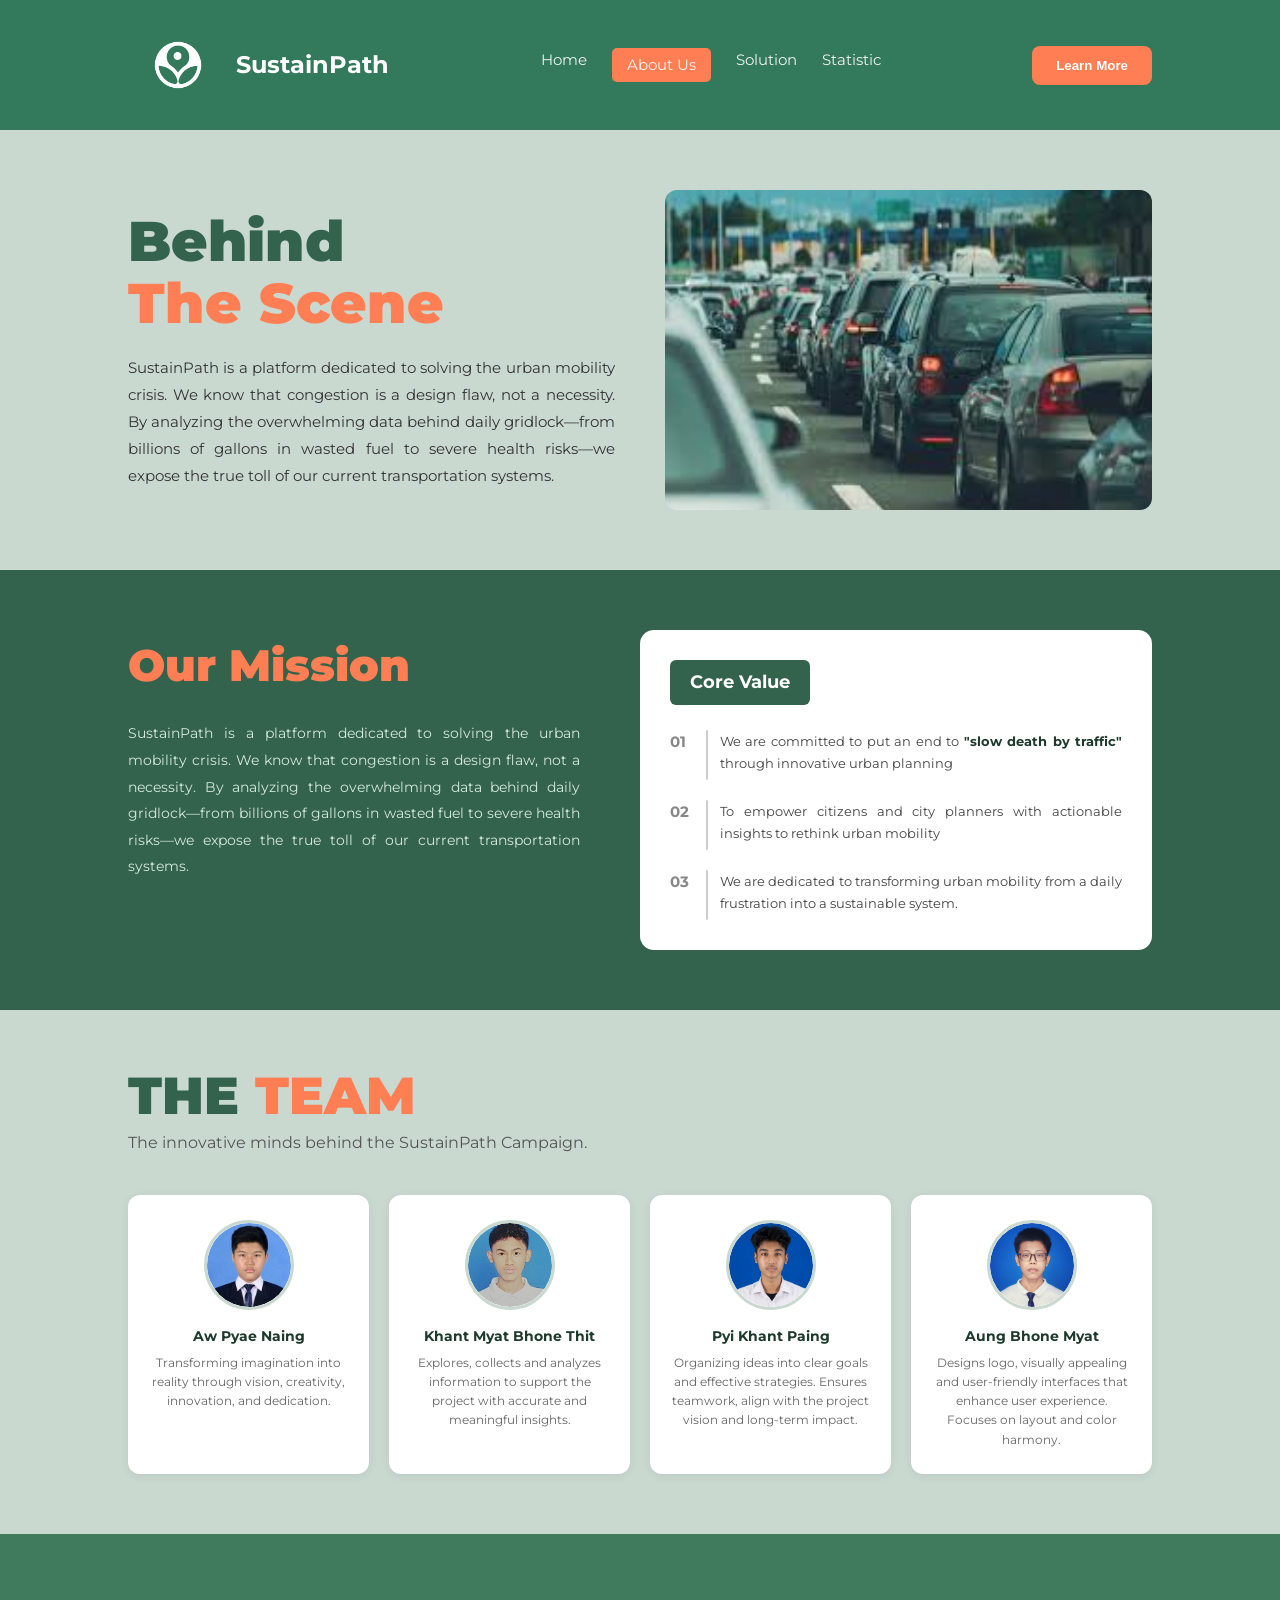
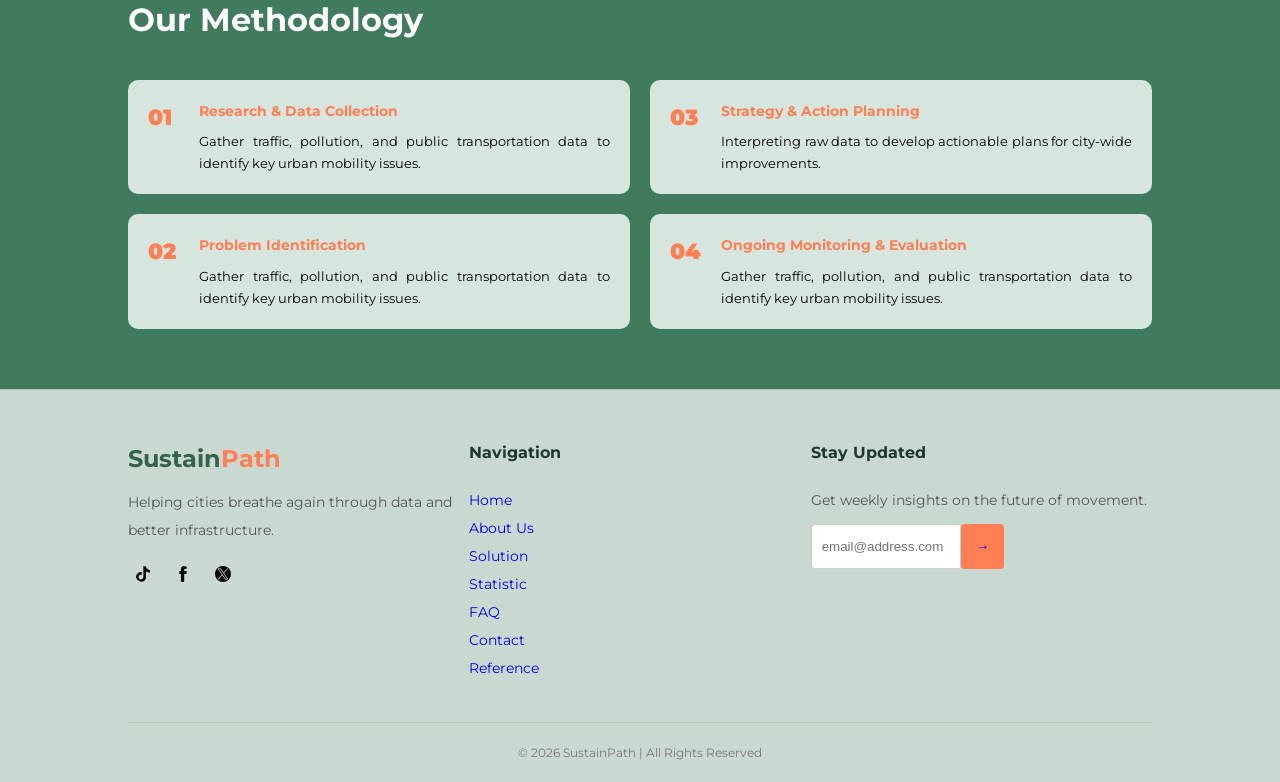
<file: About Us.html>
<!DOCTYPE html>
<html lang="en">
<head>
    <title>SustainPath | About Us</title>
    <link rel="icon" href="Images/SustainPath Logo Green-01.png" type="image/ico">
    <link rel="stylesheet" href="About Us.css">
    <link rel="stylesheet" href="Fonts.css"> <!--Font-->
</head>
<body>
    <div class="navbar">
        <div class="logo">
            <div class="logo-icon"><img src="Images/SustainPath Logo White-01 1.png"></div> SustainPath
        </div>
        <div class="nav-links">
            <a href="index.html" >Home</a>
            <a href="About Us.html" class="active">About Us</a>
            <a href="solution.html">Solution</a>
            <a href="statistic.html">Statistic</a>
        </div>
        <button class="btn-orange"><a href="statistic.html">Learn More</a></button>
    </div>
    <div class="section-container about-hero" id="about">
        <div class="about-hero-text">
            <h1>Behind<br><span>The Scene</span></h1>
            <p>SustainPath is a platform dedicated to solving the urban mobility crisis. We know that congestion is a design flaw, not a necessity. By analyzing the overwhelming data behind daily gridlock—from billions of gallons in wasted fuel to severe health risks—we expose the true toll of our current transportation systems.</p>
        </div>
        <div class="about-hero-img">
            <img src="Images/images.jpg">
        </div>
    </div>
    <div class="section-container mission-section">
        <div class="mission-content">
            <h2 class="mission-title">Our Mission</h2>
            <p>SustainPath is a platform dedicated to solving the urban mobility crisis. We know that congestion is a design flaw, not a necessity. By analyzing the overwhelming data behind daily gridlock—from billions of gallons in wasted fuel to severe health risks—we expose the true toll of our current transportation systems.</p>
        </div>
        <div class="core-value-box">
            <div class="core-value-header">Core Value</div>
            <div class="core-value-list">
                <div class="core-value-item">
                    <div class="core-value-num">01</div>
                    <div class="core-value-bar"></div>
                    <div class="core-value-text">We are committed to put an end to <strong>"slow death by traffic"</strong> through innovative urban planning</div>
                </div>
                <div class="core-value-item">
                    <div class="core-value-num">02</div>
                    <div class="core-value-bar"></div>
                    <div class="core-value-text">To empower citizens and city planners with actionable insights to rethink urban mobility</div>
                </div>
                <div class="core-value-item">
                    <div class="core-value-num">03</div>
                    <div class="core-value-bar"></div>
                    <div class="core-value-text">We are dedicated to transforming urban mobility from a daily frustration into a sustainable system.</div>
                </div>
            </div>
        </div>
    </div>
    <div class="section-container team-section">
        <div class="team-header">
            <h2>THE <span>TEAM</span></h2>
            <p class="team-subtitle">The innovative minds behind the SustainPath Campaign.</p>
        </div>
        <div class="team-cards">
            <div class="team-card">
                <div class="team-photo-wrap">
                    <img src="Images/Aw Pyae Naing.png" alt="Aw Pyae Naing">
                </div>
                <div class="team-name">Aw Pyae Naing</div>
                <div class="team-desc">Transforming imagination into reality through vision, creativity, innovation, and dedication.</div>
            </div>
            <div class="team-card">
                <div class="team-photo-wrap">
                    <img src="Images/Khant Myat Bhone Thit.png" alt="Khant Myat Bhone Thit">
                </div>
                <div class="team-name">Khant Myat Bhone Thit</div>
                <div class="team-desc">Explores, collects and analyzes information to support the project with accurate and meaningful insights.</div>
            </div>
            <div class="team-card">
                <div class="team-photo-wrap">
                    <img src="Images/Pyi Khant Paing.jpg" alt="Pyi Khant Paing">
                </div>
                <div class="team-name">Pyi Khant Paing</div>
                <div class="team-desc">Organizing ideas into clear goals and effective strategies. Ensures teamwork, align with the project vision and long-term impact.</div>
            </div>
            <div class="team-card">
                <div class="team-photo-wrap">
                    <img src="Images/Aung Bhone Myat @ Austin.png" alt="Aung Bhone Myat">
                </div>
                <div class="team-name">Aung Bhone Myat</div>
                <div class="team-desc">Designs logo, visually appealing and user-friendly interfaces that enhance user experience. Focuses on layout and color harmony.</div>
            </div>
        </div>
    </div>
    <div class="section-container methodology-section">
        <h2 class="methodology-title">Our Methodology</h2>
        <div class="methodology-grid">
            <div class="method-item">
                <div class="method-num">01</div>
                <div class="method-body">
                    <div class="method-name">Research &amp; Data Collection</div>
                    <div class="method-desc">Gather traffic, pollution, and public transportation data to identify key urban mobility issues.</div>
                </div>
            </div>
            <div class="method-item">
                <div class="method-num">03</div>
                <div class="method-body">
                    <div class="method-name">Strategy & Action Planning</div>
                    <div class="method-desc">Interpreting raw data to develop actionable plans for city-wide improvements.</div>
                </div>
            </div>
            <div class="method-item">
                <div class="method-num">02</div>
                <div class="method-body">
                    <div class="method-name">Problem Identification</div>
                    <div class="method-desc">Gather traffic, pollution, and public transportation data to identify key urban mobility issues.</div>
                </div>
            </div>
            <div class="method-item">
                <div class="method-num">04</div>
                <div class="method-body">
                    <div class="method-name">Ongoing Monitoring &amp; Evaluation</div>
                    <div class="method-desc">Gather traffic, pollution, and public transportation data to identify key urban mobility issues.</div>
                </div>
            </div>
        </div>
    </div>
    <div class="footer-area">
        <div class="footer-grid">
            <div class="footer-column footer-brand">
                <h3>Sustain<span>Path</span></h3>
                <p>Helping cities breathe again through data and better infrastructure.</p>
                <div class="social-row">
                    <div class="social-square"><img src="Images/Tiktok.png" alt="titok"></div>
                    <div class="social-square"><img src="Images/Facebook.png" alt="facebook"></div>
                    <div class="social-square"><img src="Images/Twitter.png" alt="x"></div>
                </div>
            </div>
            <div class="footer-column" id="nav_2">
                <h4>Navigation</h4>
                <div><a href="index.html">Home</a></div>
                <div><a href="About Us.html">About Us</a></div>
                <div><a href="solution.html">Solution</a></div>
                <div><a href="statistic.html">Statistic</a></div>
                <div><a href="FAQ.html">FAQ</a></div>
                <div><a href="Contact.html">Contact</a></div>
                <div><a href="Reference/Reference Used in The Website.pdf">Reference</a></div>
            </div>
            <div class="footer-column">
                <h4>Stay <span>Updated</span></h4>
                <p>Get weekly insights on the future of movement.</p>
                <div class="input-group">
                    <input type="email" placeholder="email@address.com">
                    <button><a href="Contact.html">→</a></button>
                </div>
            </div>
        </div>
        <div class="footer-bottom">
            &copy; 2026 SustainPath | All Rights Reserved
        </div>
    </div>
</body>
</html>
</file>
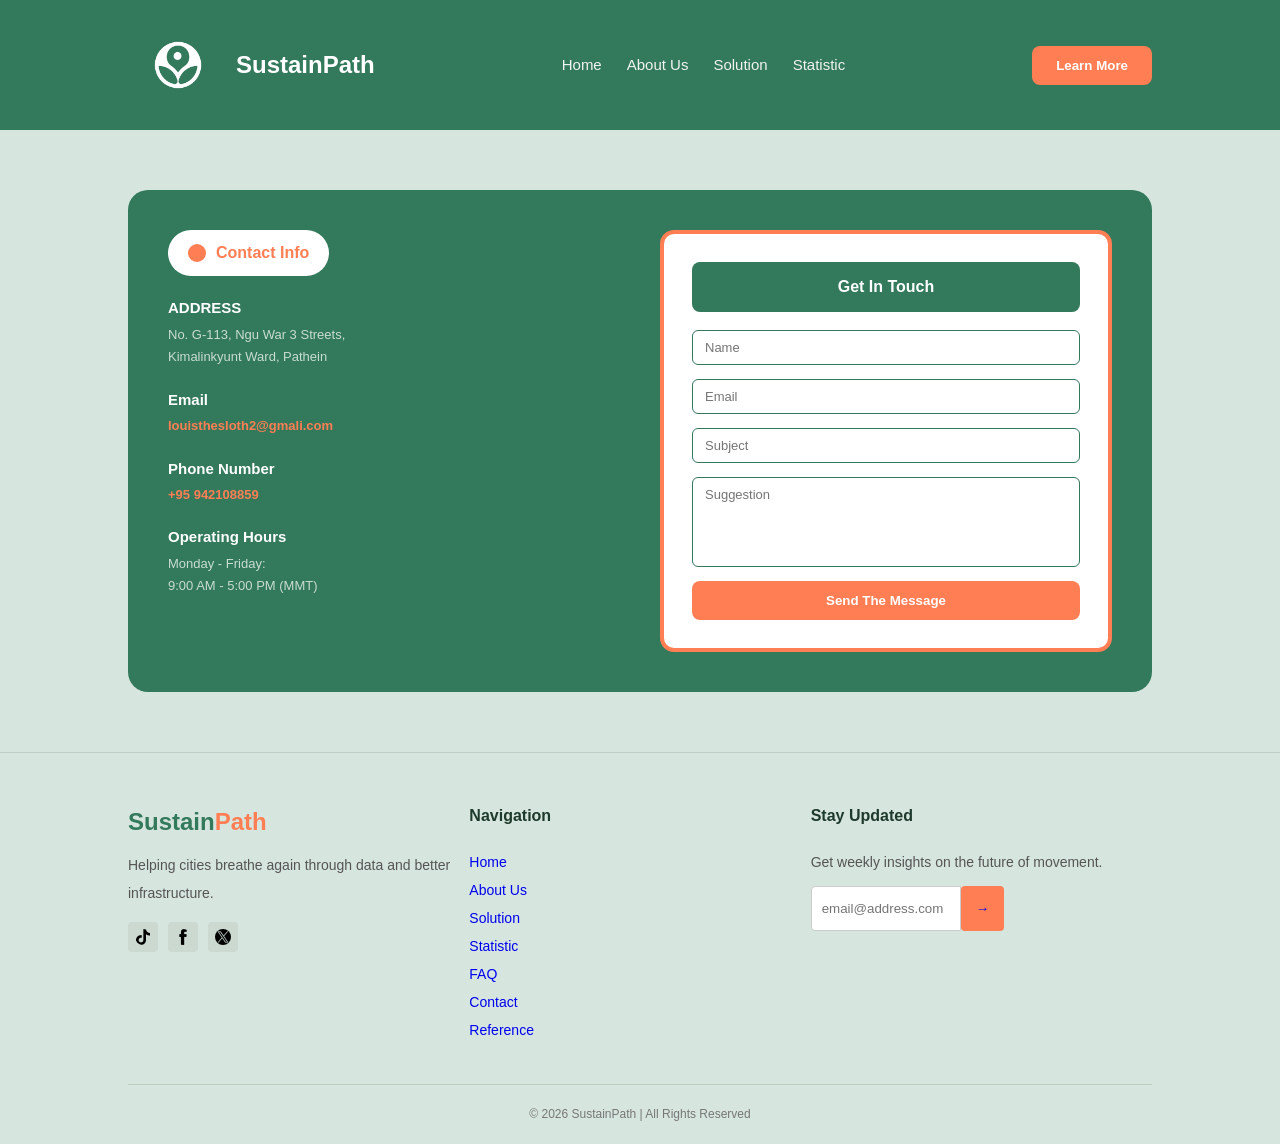
<file: Contact.html>
<!DOCTYPE html>
<html lang="en">
<head>
    <meta charset="UTF-8">
    <meta name="viewport" content="width=device-width, initial-scale=1.0">
    <link rel="stylesheet" href="Contact.css">
    <link rel="stylesheet" href="Fonts.css"> <!--Font-->
    <title>SustainPath | Contact</title>
</head>
<body>
    <div class="navbar">
        <div class="logo">
            <div class="logo-icon"><img src="Images/SustainPath Logo White-01 1.png"></div> SustainPath
        </div>
        <div class="nav-links">
            <a href="index.html">Home</a>
            <a href="About Us.html">About Us</a>
            <a href="solution.html">Solution</a>
            <a href="statistic.html">Statistic</a>
        </div>
        <button class="btn-orange"><a href="statistic.html">Learn More</a></button>
    </div>
    <div class="section-container contact-section">
        <div class="contact-card">
            <div class="contact-info-side">
                <div class="contact-info-label">
                    <span class="contact-dot"></span> Contact Info
                </div>
                <div class="contact-detail">
                    <div class="contact-detail-title">ADDRESS</div>
                    <div class="contact-detail-text">No. G-113, Ngu War 3 Streets,<br>Kimalinkyunt Ward, Pathein</div>
                </div>
                <div class="contact-detail">
                    <div class="contact-detail-title">Email</div>
                    <div class="contact-detail-highlight">louisthesloth2@gmali.com</div>
                </div>
                <div class="contact-detail">
                    <div class="contact-detail-title">Phone Number</div>
                    <div class="contact-detail-highlight">+95 942108859</div>
                </div>
                <div class="contact-detail">
                    <div class="contact-detail-title">Operating Hours</div>
                    <div class="contact-detail-text">Monday - Friday:<br>9:00 AM - 5:00 PM (MMT)</div>
                </div>
            </div>
            <div class="contact-form-side">
                <div class="contact-form-card">
                    <div class="contact-form-header">Get In Touch</div>
                    <div class="contact-field">
                        <input type="text" required placeholder="Name">
                    </div>
                    <div class="contact-field">
                        <input type="email" required placeholder="Email">
                    </div>
                    <div class="contact-field">
                        <input type="text" required placeholder="Subject">
                    </div>
                    <div class="contact-field">
                        <textarea required placeholder="Suggestion"></textarea>
                    </div>
                    <button>Send The Message</button>
                </div>
            </div>
        </div>
    </div>
    <div class="footer-area">
        <div class="footer-grid">
            <div class="footer-column footer-brand">
                <h3>Sustain<span>Path</span></h3>
                <p>Helping cities breathe again through data and better infrastructure.</p>
                <div class="social-row">
                    <div class="social-square"><img src="Images/Tiktok.png" alt="titok"></div>
                    <div class="social-square"><img src="Images/Facebook.png" alt="facebook"></div>
                    <div class="social-square"><img src="Images/Twitter.png" alt="x"></div>
                </div>
            </div>
            <div class="footer-column">
                <h4>Navigation</h4>
                <div><a href="index.html">Home</a></div>
                <div><a href="About Us.html">About Us</a></div>
                <div><a href="solution.html">Solution</a></div>
                <div><a href="Statistic.html">Statistic</a></div>
                <div><a href="FAQ.html">FAQ</a></div>
                <div><a href="Contact.html">Contact</a></div>
                <div><a href="Reference/Reference Used in The Website.pdf" target="_blank">Reference</a></div>
            </div>
            <div class="footer-column">
                <h4>Stay <span>Updated</span></h4>
                <p>Get weekly insights on the future of movement.</p>
                <div class="input-group">
                    <input type="email" placeholder="email@address.com">
                    <button><a href="Contact.html">→</a></button>
                </div>
            </div>
        </div>
        <div class="footer-bottom">
            &copy; 2026 SustainPath | All Rights Reserved
        </div>
    </div>

</body>
</html>
</file>
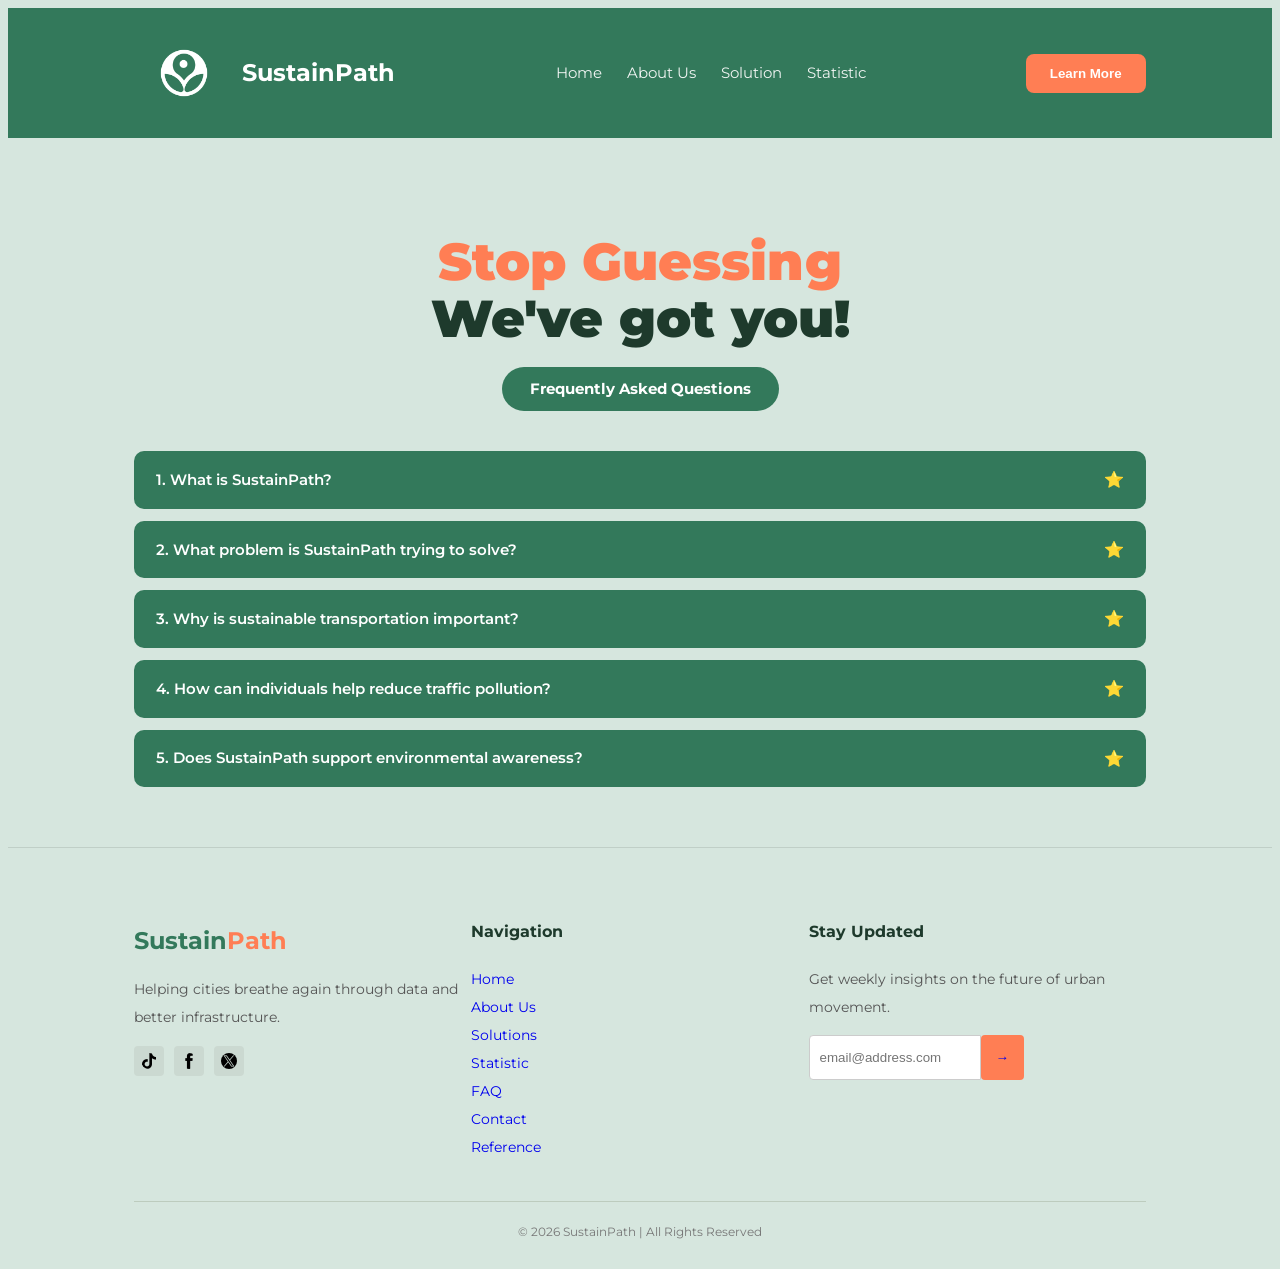
<file: FAQ.html>
<!DOCTYPE html>
<html lang="en">
<head>
    <meta charset="UTF-8">
    <meta name="viewport" content="width=device-width, initial-scale=1.0">
    <link rel="stylesheet" href="FAQ.css">
    <link rel="stylesheet" href="Fonts.css"> <!--Font-->
    <title>SustainPath | FAQ</title>
</head>
<body>
    <div class="navbar">
        <div class="logo">
            <div class="logo-icon"><img src="Images/SustainPath Logo White-01 1.png"></div> SustainPath
        </div>
        <div class="nav-links">
            <a href="index.html">Home</a>
            <a href="About Us.html">About Us</a>
            <a href="solution.html">Solution</a>
            <a href="statistic.html">Statistic</a>
        </div>
        <button class="btn-orange"><a href="statistic.html">Learn More</a></button>
    </div>

    <!-- FAQ SECTION -->
    <div class="section-container faq-section">
        <div class="faq-hero-text">
            <h1 class="faq-title"><span>Stop Guessing</span><br>We've got you!</h1>
            <div class="faq-badge">Frequently Asked Questions</div>
        </div>

        <div class="faq-list">
            <details class="faq-item">
                <summary class="faq-summary">
                    1. What is SustainPath?
                    <span class="faq-arrow">⭐</span>
                </summary>
                <p class="faq-answer">SustainPath is a project focused on creating smarter and more sustainable city solutions, especially for traffic, parking, and environmental challenges.</p>
            </details>

            <details class="faq-item">
                <summary class="faq-summary">
                    2. What problem is SustainPath trying to solve?
                    <span class="faq-arrow">⭐</span>
                </summary>
                <p class="faq-answer">We aim to reduce traffic congestion, pollution, wasted fuel, and inefficient parking systems in urban areas.</p>
            </details>

            <details class="faq-item">
                <summary class="faq-summary">
                    3. Why is sustainable transportation important?
                    <span class="faq-arrow">⭐</span>
                </summary>
                <p class="faq-answer">Sustainable transportation helps lower air pollution, save energy, reduce traffic, and improve people's quality of life.</p>
            </details>

            <details class="faq-item">
                <summary class="faq-summary">
                    4. How can individuals help reduce traffic pollution?
                    <span class="faq-arrow">⭐</span>
                </summary>
                <p class="faq-answer">People can use public transportation, carpool, walk, cycle, or support eco-friendly transportation systems.</p>
            </details>

            <details class="faq-item">
                <summary class="faq-summary">
                    5. Does SustainPath support environmental awareness?
                    <span class="faq-arrow">⭐</span>
                </summary>
                <p class="faq-answer">Yes, one of our goals is to spread awareness about sustainability and environmental responsibility.</p>
            </details>
        </div>
    </div>

    <!-- FOOTER -->
    <div class="footer-area">
        <div class="footer-grid">
            <div class="footer-column footer-brand">
                <h3>Sustain<span>Path</span></h3>
                <p>Helping cities breathe again through data and better infrastructure.</p>
                <div class="social-row">
                    <div class="social-square"><img src="Images/Tiktok.png" alt="titok"></div>
                    <div class="social-square"><img src="Images/Facebook.png" alt="facebook"></div>
                    <div class="social-square"><img src="Images/Twitter.png" alt="x"></div>
                </div>
            </div>
            <div class="footer-column">
                <h4>Navigation</h4>
                <div><a href="index.html">Home</a></div>
                <div><a href="About Us.html">About Us</a></div>
                <div><a href="solution.html">Solutions</a></div>
                <div><a href="statistic.html">Statistic</a></div>
                <div><a href="FAQ.html">FAQ</a></div>
                <div><a href="Contact.html">Contact</a></div>
                <div><a href="Reference/Reference Used in The Website.pdf" target="_blank">Reference</a></div>
            </div>
            <div class="footer-column">
                <h4>Stay <span>Updated</span></h4>
                <p>Get weekly insights on the future of urban movement.</p>
                <div class="input-group">
                    <input type="email" placeholder="email@address.com">
                    <button><a href="Contact.html">→</a></button>
                </div>
            </div>
        </div>
        <div class="footer-bottom">
            &copy; 2026 SustainPath | All Rights Reserved
        </div>
    </div>

</body>
</html>
</file>
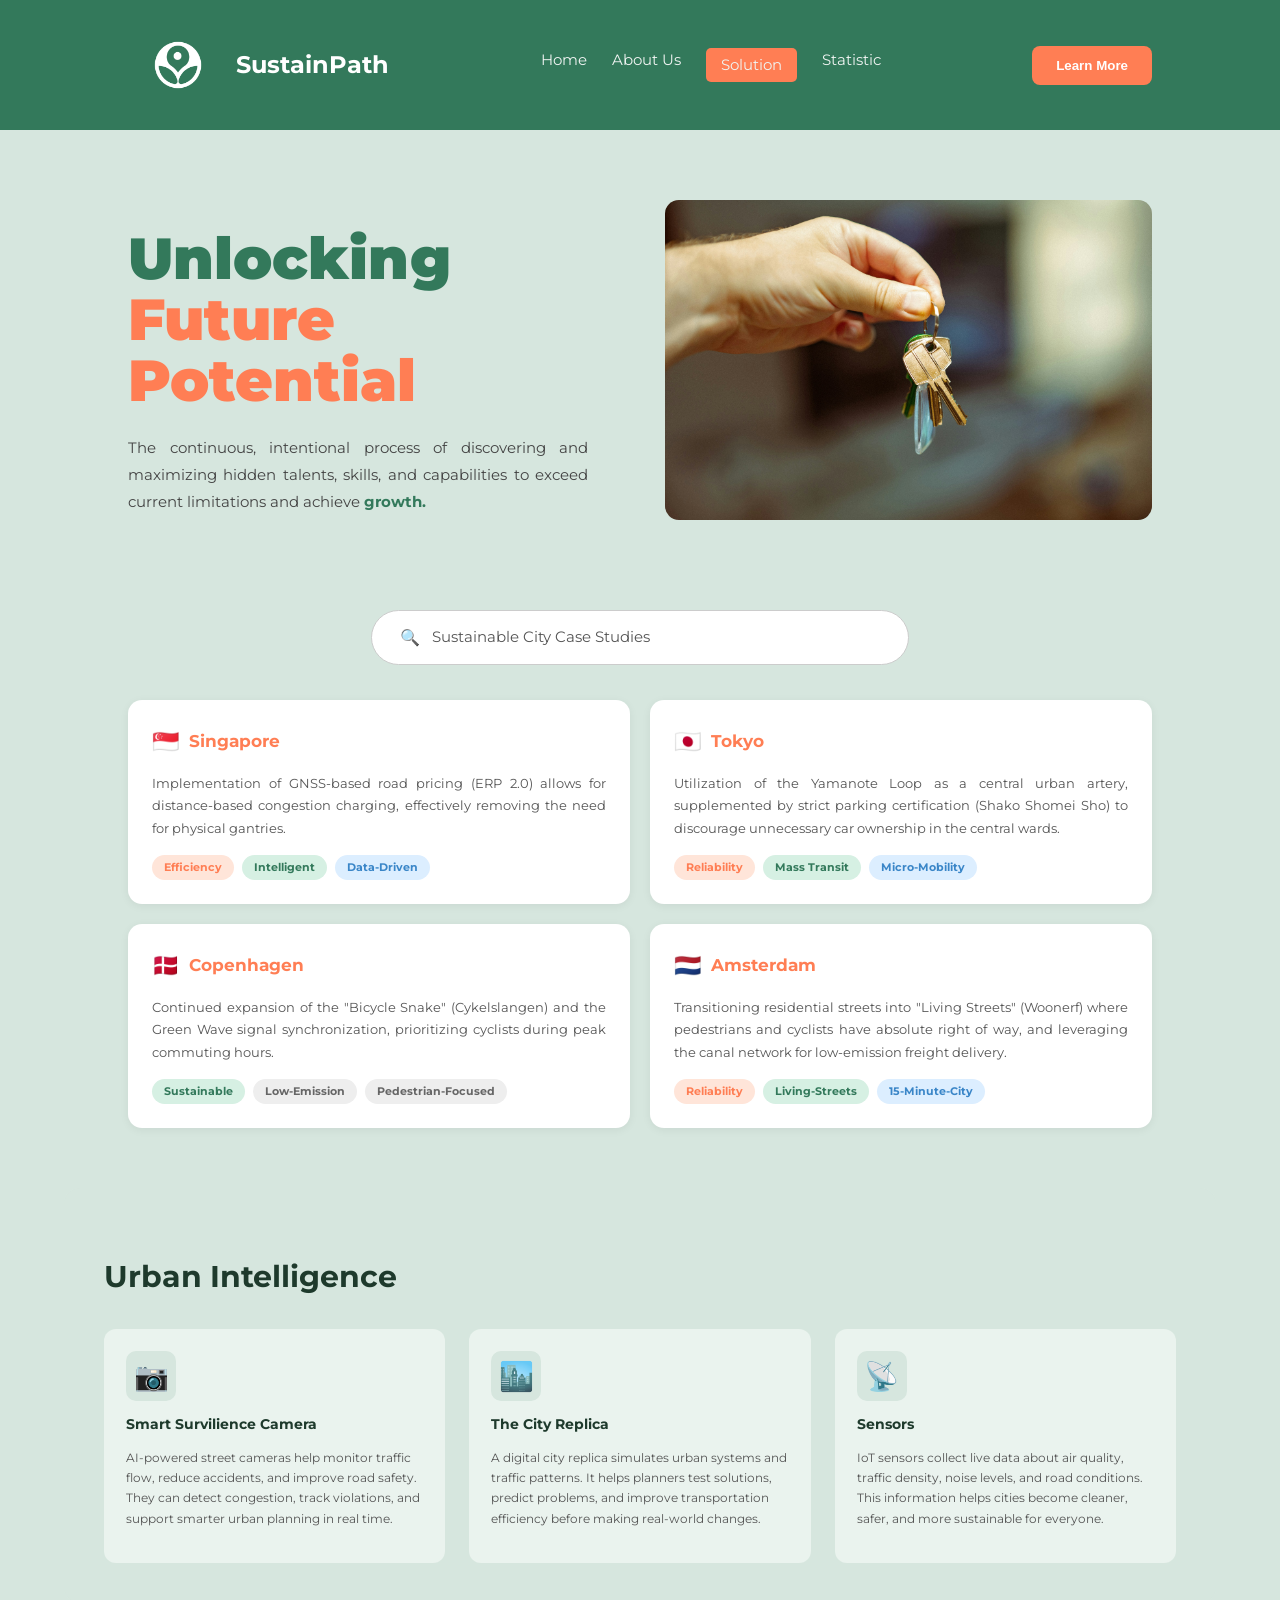
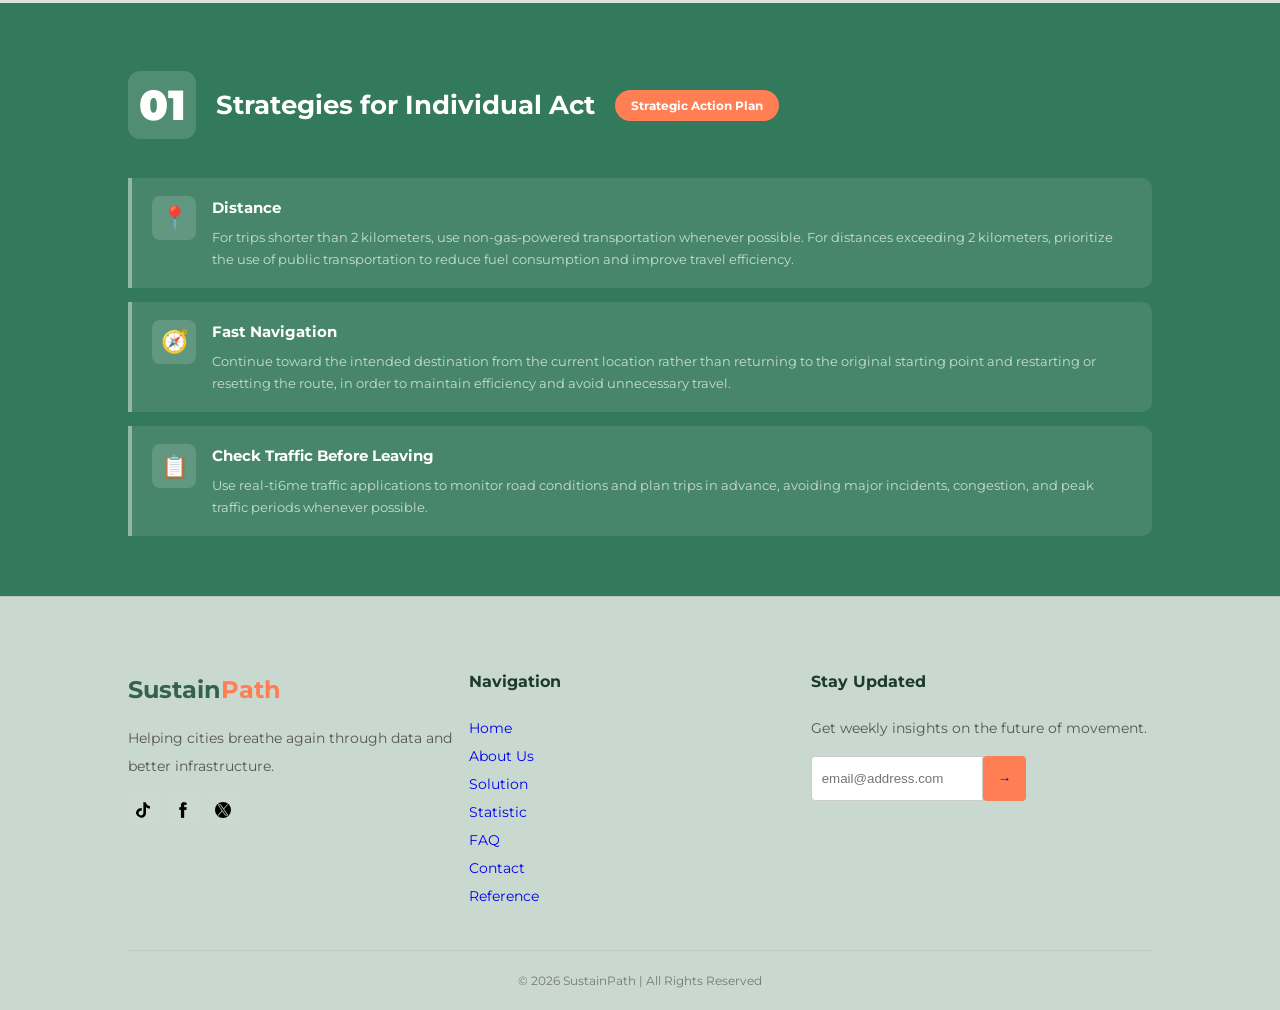
<file: solution.html>
<!DOCTYPE html>
<html lang="en">
<head>
    <meta charset="UTF-8">
    <meta name="viewport" content="width=device-width, initial-scale=1.0">
    <link rel="stylesheet" href="Solution.css">
    <link rel="stylesheet" href="Fonts.css"> <!--Font-->
    <title>SustainPath | Solution</title>
</head>
<body>
    <!-- NAVIGATION -->
    <div class="navbar">
        <div class="logo">
            <div class="logo-icon"><img src="Images/SustainPath Logo White-01 1.png"></div> SustainPath
        </div>
        <div class="nav-links">
            <a href="index.html">Home</a>
            <a href="About Us.html">About Us</a>
            <a href="solution.html" class="active">Solution</a>
            <a href="statistic.html">Statistic</a>
        </div>
        <button class="btn-orange"><a href="statistic.html">Learn More</a></button>
    </div>

    <!-- HERO: UNLOCKING FUTURE POTENTIAL -->
    <div class="section-container sol-hero">
        <div class="sol-hero-text">
            <h1 class="sol-hero-title">Unlocking<br><span>Future Potential</span></h1>
            <p class="sol-hero-desc">The continuous, intentional process of discovering and maximizing hidden talents, skills, and capabilities to exceed current limitations and achieve <span class="sol-hero-green">growth.</span></p>
        </div>
        <div class="sol-hero-img">
            <img src="Images/Key.jpg">
        </div>
    </div>

    <!-- SUSTAINABLE CITY CASE STUDIES -->
    <div class="section-container case-studies-section">
        <div class="case-search-bar">
            <span class="case-search-icon">🔍</span>
            <span class="case-search-text">Sustainable City Case Studies</span>
        </div>
        <div class="case-cards-grid">
            <div class="case-card">
                <div class="case-card-header">
                    <span class="case-flag">🇸🇬</span>
                    <span class="case-city">Singapore</span>
                </div>
                <p class="case-card-desc">Implementation of GNSS-based road pricing (ERP 2.0) allows for distance-based congestion charging, effectively removing the need for physical gantries.</p>
                <div class="case-tags">
                    <span class="case-tag tag-orange">Efficiency</span>
                    <span class="case-tag tag-green">Intelligent</span>
                    <span class="case-tag tag-blue">Data-Driven</span>
                </div>
            </div>
            <div class="case-card">
                <div class="case-card-header">
                    <span class="case-flag">🇯🇵</span>
                    <span class="case-city">Tokyo</span>
                </div>
                <p class="case-card-desc">Utilization of the Yamanote Loop as a central urban artery, supplemented by strict parking certification (Shako Shomei Sho) to discourage unnecessary car ownership in the central wards.</p>
                <div class="case-tags">
                    <span class="case-tag tag-orange">Reliability</span>
                    <span class="case-tag tag-green">Mass Transit</span>
                    <span class="case-tag tag-blue">Micro-Mobility</span>
                </div>
            </div>
            <div class="case-card">
                <div class="case-card-header">
                    <span class="case-flag">🇩🇰</span>
                    <span class="case-city">Copenhagen</span>
                </div>
                <p class="case-card-desc">Continued expansion of the "Bicycle Snake" (Cykelslangen) and the Green Wave signal synchronization, prioritizing cyclists during peak commuting hours.</p>
                <div class="case-tags">
                    <span class="case-tag tag-green">Sustainable</span>
                    <span class="case-tag tag-grey">Low-Emission</span>
                    <span class="case-tag tag-grey">Pedestrian-Focused</span>
                </div>
            </div>
            <div class="case-card">
                <div class="case-card-header">
                    <span class="case-flag">🇳🇱</span>
                    <span class="case-city">Amsterdam</span>
                </div>
                <p class="case-card-desc">Transitioning residential streets into "Living Streets" (Woonerf) where pedestrians and cyclists have absolute right of way, and leveraging the canal network for low-emission freight delivery.</p>
                <div class="case-tags">
                    <span class="case-tag tag-orange">Reliability</span>
                    <span class="case-tag tag-green">Living-Streets</span>
                    <span class="case-tag tag-blue">15-Minute-City</span>
                </div>
            </div>
        </div>
    </div>

    <!-- URBAN INTELLIGENCE -->
    <div class="section-container urban-intel-section">
        <h2 class="urban-intel-title">Urban Intelligence</h2>
        <div class="urban-intel-cards">
            <div class="urban-intel-card">
                <div class="urban-intel-icon">📷</div>
                <div class="urban-intel-card-title">Smart Survilience Camera</div>
                <p class="urban-intel-card-desc">AI-powered street cameras help monitor traffic flow, reduce accidents, and improve road safety. They can detect congestion, track violations, and support smarter urban planning in real time.</p>
            </div>
            <div class="urban-intel-card">
                <div class="urban-intel-icon">🏙️</div>
                <div class="urban-intel-card-title">The City Replica</div>
                <p class="urban-intel-card-desc">A digital city replica simulates urban systems and traffic patterns. It helps planners test solutions, predict problems, and improve transportation efficiency before making real-world changes.</p>
            </div>
            <div class="urban-intel-card">
                <div class="urban-intel-icon">📡</div>
                <div class="urban-intel-card-title">Sensors</div>
                <p class="urban-intel-card-desc">IoT sensors collect live data about air quality, traffic density, noise levels, and road conditions. This information helps cities become cleaner, safer, and more sustainable for everyone.</p>
            </div>
        </div>
    </div>

    <!-- STRATEGIES FOR INDIVIDUAL ACT -->
    <div class="section-container strategies-section">
        <div class="strategies-header">
            <div class="strategies-num">01</div>
            <div class="strategies-title-wrap">
                <h2 class="strategies-title">Strategies for Individual Act</h2>
            </div>
            <span class="strategies-badge">Strategic Action Plan</span>
        </div>
        <div class="strategies-list">
            <div class="strategy-item">
                <div class="strategy-icon">📍</div>
                <div class="strategy-body">
                    <div class="strategy-item-title">Distance</div>
                    <div class="strategy-item-desc">For trips shorter than 2 kilometers, use non-gas-powered transportation whenever possible. For distances exceeding 2 kilometers, prioritize the use of public transportation to reduce fuel consumption and improve travel efficiency.</div>
                </div>
            </div>
            <div class="strategy-item">
                <div class="strategy-icon">🧭</div>
                <div class="strategy-body">
                    <div class="strategy-item-title">Fast Navigation</div>
                    <div class="strategy-item-desc">Continue toward the intended destination from the current location rather than returning to the original starting point and restarting or resetting the route, in order to maintain efficiency and avoid unnecessary travel.</div>
                </div>
            </div>
            <div class="strategy-item">
                <div class="strategy-icon">📋</div>
                <div class="strategy-body">
                    <div class="strategy-item-title">Check Traffic Before Leaving</div>
                    <div class="strategy-item-desc">Use real-ti6me traffic applications to monitor road conditions and plan trips in advance, avoiding major incidents, congestion, and peak traffic periods whenever possible.</div>
                </div>
            </div>
        </div>
    </div>
    <!-- FOOTER -->
    <div class="footer-area">
        <div class="footer-grid">
            <div class="footer-column footer-brand">
                <h3>Sustain<span>Path</span></h3>
                <p>Helping cities breathe again through data and better infrastructure.</p>
                <div class="social-row">
                    <div class="social-square"><img src="Images/Tiktok.png" alt="titok"></div>
                    <div class="social-square"><img src="Images/Facebook.png" alt="facebook"></div>
                    <div class="social-square"><img src="Images/Twitter.png" alt="x"></div>
                </div>
            </div>
            <div class="footer-column">
                <h4>Navigation</h4>
                <div><a href="index.html">Home</a></div>
                <div><a href="About Us.html">About Us</a></div>
                <div><a href="solution.html">Solution</a></div>
                <div><a href="Statistic.html">Statistic</a></div>
                <div><a href="FAQ.html">FAQ</a></div>
                <div><a href="Contact.html">Contact</a></div>
                <div><a href="Reference/Reference Used in The Website.pdf">Reference</a></div>
            </div>
            <div class="footer-column">
                <h4>Stay <span>Updated</span></h4>
                <p>Get weekly insights on the future of movement.</p>
                <div class="input-group">
                    <input type="email" placeholder="email@address.com">
                    <button><a href="Contact.html">→</a></button>
                </div>
            </div>
        </div>
        <div class="footer-bottom">
            &copy; 2026 SustainPath | All Rights Reserved
        </div>
    </div>
</body>
</html>
</file>
<file: About Us.css>
/* GLOBAL STYLES */
* {
    margin: 0;
    padding: 0;
    box-sizing: border-box;
}

body {
    background-color: #cad9d0; /* Light green background */
    color: #1e3a2c;
    line-height: 1.6;
}

img {
    max-width: 100%;
    height: auto;
    border-radius: 12px;
    display: block;
}

.btn-orange {
    background-color: #ff7e54; 
    color: #ffffff;
    border: none;
    padding: 12px 24px;
    border-radius: 8px;
    font-weight: bold;
}
.btn-orange a{
    text-decoration: none;
    color: #ffffff;
}
.btn-orange:hover {
    transform: scale(1.1);
}

.section-container {
    padding: 60px 10%;
}

.section-container {
    padding: 60px 10%;
}
.navbar {
    background-color: #33795b; /* Dark green */
    display: flex;
    justify-content: space-between;
    align-items: center;
    padding: 15px 10%;
    color: #ffffff;
    position: sticky;
    top: 0;
}

.logo {
    font-size: 24px;
    font-weight: bold;
    display: flex;
    align-items: center;
    gap: 8px;
}

.logo-icon img {
    width: 100px;
}

.nav-links {
    display: flex;
    list-style: none;
    gap: 25px;
}

.nav-links a {
    color: #f0f4f2;
    text-decoration: none;
    font-size: 15px;
}
.nav-links a.active {
    background-color: #ff7e54;
    padding: 5px 15px;
    border-radius: 5px;
}
.nav-links a:hover{
    background-color: #ff7e54;
    padding: 5px 15px;
    border-radius: 5px;
    opacity: 0.6;
}

/* HERO SECTION */
.hero {
    display: flex;
    align-items: center;
    gap: 50px;
}

.hero-text {
    flex: 1;
}

.hero-text h1 {
    font-size: 56px;
    line-height: 1.1;
    margin-bottom: 20px;
    color: #34634d;
}

.hero-text h1 span {
    color: #ff7e54;
}

.hero-text p {
    font-size: 18px;
    margin-bottom: 30px;
    color: #444444;
    max-width: 500px;
}

.hero-img {
    flex: 1;
}

/* IMPACT SECTION */
.impact-section {
    background-color: #34634d;
    color: #ffffff;
    text-align: center;
}

.impact-title {
    font-size: 40px;
    margin-bottom: 10px;
}

.orange-underline {
    width: 100px;
    height: 4px;
    background: #ff7e54;
    margin: 10px auto 40px;
}

.impact-cards {
    display: flex;
    gap: 20px;
    justify-content: center;
}

.card {
    background: #ffffff;
    color: #1e3a2c;
    padding: 30px 20px;
    border-radius: 12px;
    flex: 1;
    text-align: left;
}

.card-icon {
    margin-bottom: 15px;
    font-size: 24px;
    font-weight: bold;
}

.card h3 {
    margin-bottom: 10px;
    font-size: 19px;
}

.card p {
    font-size: 14px;
    color: #666666;
}

/* DATA BREAKDOWN SECTION */
.data-breakdown {
    display: flex;
    align-items: center;
    gap: 50px;
}

.data-content {
    flex: 1;
}

.data-content h2 {
    font-size: 35px;
    margin-bottom: 25px;
    color: #34634d;
}

.stats-row {
    display: flex;
    gap: 15px;
}

.stat-box {
    background: #ffffff;
    padding: 20px;
    border-radius: 10px;
    flex: 1;
    text-align: center;
}

.stat-label {
    font-size: 14px;
    color: #407b5e;
    margin-bottom: 10px;
    font-weight: bold;
}

.stat-value {
    font-size: 26px;
    font-weight: bold;
    color: #ff7e54;
}

.stat-desc {
    font-size: 11px;
    color: #888888;
    margin-top: 10px;
}

.ranking-list {
    text-align: left;
    padding-left: 20px;
    font-size: 14px;
}

/* SOLUTION SECTION */
.solution-section {
    background-color: #407b5e; /* Mid green */
    color: #ffffff;
    display: flex;
    align-items: center;
    gap: 50px;
}

.solution-content {
    flex: 1.2;
}

.solution-content h2 {
    font-size: 40px;
    margin-bottom: 15px;
}

.solution-content h2 span {
    color: #ff7e54;
}

.check-list-container {
    margin-bottom: 30px;
}

.check-item {
    background: rgba(255, 255, 255, 0.1);
    padding: 15px;
    border-radius: 8px;
    margin-bottom: 10px;
    display: flex;
    align-items: flex-start;
    gap: 15px;
}

/* CSS Checkmark replacement */
.check-symbol {
    color: #ff7e54;
    font-weight: bold;
}

.check-item b {
    color: #ff7e54;
}

.solution-img-container {
    flex: 1;
    text-align: center;
}

.quote-text {
    font-style: italic;
    font-size: 14px;
    margin-top: 15px;
    opacity: 0.8;
}

/* ABOUT US - BEHIND THE SCENE SECTION */
.about-hero {
    display: flex;
    align-items: center;
    gap: 50px;
    background-color: #cad9d0;
}

.about-hero-text {
    flex: 1;
}

.about-hero-text h1 {
    font-size: 56px;
    line-height: 1.1;
    margin-bottom: 20px;
    color: #34634d;
    font-weight: 900;
}

.about-hero-text h1 span {
    color: #ff7e54;
}

.about-hero-text p {
    font-size: 15px;
    color: #333333;
    line-height: 1.8;
    text-align: justify;
}

.about-hero-img {
    flex: 1;
}

.about-hero-img img {
    width: 100%;
    height: 320px;
    object-fit: cover;
    border-radius: 12px;
}

/* OUR MISSION + CORE VALUE */
.mission-section {
    background-color: #34634d;
    color: #ffffff;
    display: flex;
    align-items: flex-start;
    gap: 60px;
}

.mission-content {
    flex: 1;
}

.mission-title {
    font-size: 44px;
    font-weight: 900;
    color: #ff7e54;
    margin-bottom: 20px;
}

.mission-content p {
    font-size: 14px;
    line-height: 1.9;
    color: #d4e8dc;
    text-align: justify;
}

.core-value-box {
    flex: 1;
    background-color: #ffffff;
    border-radius: 14px;
    padding: 30px;
    color: #1e3a2c;
}

.core-value-header {
    font-size: 18px;
    font-weight: bold;
    background-color: #34634d;
    color: #ffffff;
    display: inline-block;
    padding: 8px 20px;
    border-radius: 6px;
    margin-bottom: 25px;
}

.core-value-list {
    display: flex;
    flex-direction: column;
    gap: 20px;
}

.core-value-item {
    display: flex;
    align-items: flex-start;
    gap: 12px;
}

.core-value-num {
    font-size: 15px;
    font-weight: bold;
    color: #888888;
    min-width: 24px;
}

.core-value-bar {
    width: 2px;
    min-height: 50px;
    background-color: #cccccc;
    border-radius: 2px;
    flex-shrink: 0;
}

.core-value-text {
    font-size: 13px;
    color: #444444;
    line-height: 1.7;
    text-align: justify;
}

.core-value-text strong {
    color: #1e3a2c;
}

/* THE TEAM SECTION */
.team-section {
    background-color: #cad9d0;
}

.team-header {
    margin-bottom: 40px;
}

.team-header h2 {
    font-size: 52px;
    font-weight: 900;
    color: #34634d;
    line-height: 1;
}

.team-header h2 span {
    color: #ff7e54;
}

.team-subtitle {
    font-size: 16px;
    color: #555555;
    margin-top: 8px;
}

.team-cards {
    display: flex;
    gap: 20px;
    justify-content: center;
}

.team-card {
    background: #ffffff;
    border-radius: 12px;
    padding: 25px 20px;
    flex: 1;
    text-align: center;
    box-shadow: 0 2px 10px rgba(0,0,0,0.07);
}

.team-photo-wrap {
    width: 90px;
    height: 90px;
    border-radius: 50%;
    overflow: hidden;
    margin: 0 auto 15px;
    border: 3px solid #cad9d0;
}

.team-photo-wrap img {
    width: 100%;
    height: 100%;
    object-fit: cover;
    border-radius: 50%;
}

.team-name {
    font-size: 14px;
    font-weight: bold;
    color: #1e3a2c;
    margin-bottom: 5px;
}

.team-role {
    font-size: 13px;
    color: #ff7e54;
    font-weight: bold;
    margin-bottom: 10px;
}

.team-desc {
    font-size: 12px;
    color: #666666;
    line-height: 1.6;
    text-align: center;
}

/* OUR METHODOLOGY SECTION */
.methodology-section {
    background-color: #407b5e;
    color: #ffffff;
}

.methodology-title {
    font-size: 32px;
    font-weight: bold;
    margin-bottom: 35px;
    color: #ffffff;
}

.methodology-grid {
    display: grid;
    grid-template-columns: 1fr 1fr;
    gap: 20px;
}

.method-item {
    background-color: #d6e6de;
    border-radius: 10px;
    padding: 20px;
    display: flex;
    align-items: flex-start;
    gap: 15px;
}

.method-num {
    font-size: 22px;
    font-weight: 900;
    color: #ff7e54;
    min-width: 36px;
}

.method-name {
    font-size: 14px;
    font-weight: bold;
    color: #ff7e54;
    margin-bottom: 8px;
}

.method-desc {
    font-size: 13px;
    color: #000;
    line-height: 1.7;
    text-align: justify;
}

/* FOOTER */
.footer-area {
    background-color: #cad9d0;
    padding: 50px 10% 20px;
    border-top: 1px solid rgba(0,0,0,0.1);
}

.footer-grid {
    display: flex;
    justify-content: space-between;
    margin-bottom: 40px;
}

.footer-column {
    flex: 1;
}

.footer-column h4 {
    margin-bottom: 20px;
    color: #1e3a2c;
}
.footer-column a{
    text-decoration: none;
}
.footer-column p,
.footer-column div {
    font-size: 14px;
    color: #555555;
    line-height: 2;
}

.footer-brand h3 {
    color: #34634d;
    margin-bottom: 10px;
    font-size: 24px;
}

.footer-brand h3 span {
    color: #ff7e54;
}

.social-row {
    display: flex;
    gap: 10px;
    margin-top: 15px;
}

.social-square {
    width: 30px;
    height: 30px;
    background: #cbd9d1;
    border-radius: 4px;
    display: flex;
    align-items: center;
    justify-content: center;
    font-weight: bold;
    color: #34634d;
    font-size: 12px;
}

.input-group {
    display: flex;
    margin-top: 10px;
}

.input-group input {
    padding: 10px;
    border: 1px solid #cccccc;
    border-radius: 4px 0 0 4px;
    outline: none;
    width: 150px;
}

.input-group button {
    background: #ff7e54;
    color: #ffffff;
    border: none;
    padding: 15px;
    border-radius: 4px;
}
.footer-bottom {
    text-align: center;
    font-size: 12px;
    color: #777777;
    border-top: 1px solid #bdccbe;
    padding-top: 20px;
}
</file>
<file: Fonts.css>
@font-face{
    font-family: "Montserrat";
    src: url(Fonts/Montserrat/Montserrat-VariableFont_wght.ttf)
}
@font-face{
    font-family: "Poppins";
    src: url(Fonts/Poppins/Poppins-Black.ttf)
}
body{
    font-family: "Montserrat", "Poppins";
}
</file>
<file: Contact.css>
/* GLOBAL STYLES */
* {
    margin: 0;
    padding: 0;
    box-sizing: border-box;
    font-family: 'Segoe UI', Tahoma, Geneva, Verdana, sans-serif;
}

body {
    background-color: #d6e6de; /* Light green background */
    color: #1e3a2c;
    line-height: 1.6;
}

img {
    max-width: 100%;
    height: auto;
    border-radius: 12px;
    display: block;
}

.btn-orange {
    background-color: #ff7e54; 
    color: #ffffff;
    border: none;
    padding: 12px 24px;
    border-radius: 8px;
    font-weight: bold;
}
.btn-orange a{
    text-decoration: none;
    color: #ffffff;
}
.btn-orange:hover {
    transform: scale(1.1);
}

.section-container {
    padding: 60px 10%;
}

/* NAVIGATION BAR */
.navbar {
    background-color: #33795b; /* Dark green */
    display: flex;
    justify-content: space-between;
    align-items: center;
    padding: 15px 10%;
    color: #ffffff;
    position:  sticky;
    top: 0;
}

.logo {
    font-size: 24px;
    font-weight: bold;
    display: flex;
    align-items: center;
    gap: 8px;
}
.logo-icon img {
    width: 100px;
}

.nav-links {
    display: flex;
    list-style: none;
    gap: 25px;
}

.nav-links a {
    color: #f0f4f2;
    text-decoration: none;
    font-size: 15px;
}
.nav-links a:hover{
    background-color: #ff7e54;
    padding: 5px 15px;
    border-radius: 5px;
    opacity: 0.6;
}
.nav-links a.active {
    background-color: #ff7e54;
    padding: 5px 15px;
    border-radius: 5px;
}
/* FOOTER */
.footer-area {
    background-color: #d6e6de;
    padding: 50px 10% 20px;
    border-top: 1px solid rgba(0,0,0,0.1);
}

.footer-grid {
    display: flex;
    justify-content: space-between;
    margin-bottom: 40px;
}

.footer-column {
    flex: 1;
}
.footer-column a{
    text-decoration: none;
}
.footer-column h4 {
    margin-bottom: 20px;
    color: #1e3a2c;
}
.footer-column p, .footer-column div {
    font-size: 14px;
    color: #555555;
    line-height: 2;
}
.footer-brand h3 {
    color: #33795b;
    margin-bottom: 10px;
    font-size: 24px;
}

.footer-brand h3 span {
    color: #ff7e54;
}

.social-row {
    display: flex;
    gap: 10px;
    margin-top: 15px;
}

.social-square {
    width: 30px;
    height: 30px;
    background: #cbd9d1;
    border-radius: 4px;
    display: flex;
    align-items: center;
    justify-content: center;
    font-weight: bold;
    color: #33795b;
    font-size: 12px;
}

.input-group {
    display: flex;
    margin-top: 10px;
}

.input-group input {
    padding: 10px;
    border: 1px solid #cccccc;
    border-radius: 4px 0 0 4px;
    outline: none;
    width: 150px;
}

.input-group button {
    background: #ff7e54;
    color: #ffffff;
    border: none;
    padding: 15px;
    border-radius:4px;
}

.footer-bottom {
    text-align: center;
    font-size: 12px;
    color: #777777;
    border-top: 1px solid #bdccbe;
    padding-top: 20px;
}
.contact-section {
    background-color: #d6e6de;
    display: flex;
    justify-content: center;
}

.contact-card {
    background-color: #33795b;
    border-radius: 20px;
    padding: 40px;
    width: 100%;
    display: flex;
    gap: 40px;
    align-items: stretch;
}

/* LEFT SIDE - CONTACT INFO */
.contact-info-side {
    flex: 1;
    display: flex;
    flex-direction: column;
    gap: 20px;
}

.contact-info-label {
    display: flex;
    align-items: center;
    gap: 10px;
    background-color: #ffffff;
    color: #ff7e54;
    font-size: 16px;
    font-weight: bold;
    padding: 10px 20px;
    border-radius: 30px;
    width: fit-content;
}

.contact-dot {
    width: 18px;
    height: 18px;
    background-color: #ff7e54;
    border-radius: 50%;
    flex-shrink: 0;
}

.contact-detail-title {
    font-size: 15px;
    font-weight: bold;
    color: #ffffff;
    margin-bottom: 4px;
}

.contact-detail-text {
    font-size: 13px;
    color: #c8ddd2;
    line-height: 1.7;
}

.contact-detail-highlight {
    font-size: 13px;
    color: #ff7e54;
    font-weight: bold;
}

/* RIGHT SIDE - FORM */
.contact-form-side {
    flex: 1;
    display: flex;
    align-items: stretch;
}

.contact-form-card {
    background-color: #ffffff;
    border-radius: 14px;
    padding: 28px;
    width: 100%;
    border: 4px solid #ff7e54;
    display: flex;
    flex-direction: column;
    gap: 14px;
}

.contact-form-header {
    background-color: #33795b;
    color: #ffffff;
    font-size: 16px;
    font-weight: bold;
    text-align: center;
    padding: 12px;
    border-radius: 8px;
    margin-bottom: 4px;
}

.contact-field {
    display: flex;
    flex-direction: column;
    gap: 5px;
}

.contact-field label {
    font-size: 13px;
    color: #444444;
    font-weight: 500;
}

.contact-field input {
    border: 1.5px solid #cccccc;
    border-radius: 6px;
    padding: 9px 12px;
    font-size: 13px;
    color: #333333;
}

.contact-field input {
    border-color: #33795b;
}

.contact-field textarea {
    border: 1.5px solid #cccccc;
    border-radius: 6px;
    padding: 9px 12px;
    font-size: 13px;
    outline: none;
    resize: none;
    height: 90px;
    font-family: 'Segoe UI', Tahoma, Geneva, Verdana, sans-serif;
    color: #333333;
}

.contact-field textarea{
    border-color: #33795b;
}
.contact-form-card button{
    background-color: #ff7e54; 
    color: #ffffff;
    border: none;
    padding: 12px 24px;
    border-radius: 8px;
    font-weight: bold;
}
.contact-form-card button:hover {
    text-decoration: none;
    color: #ff7e54;
    background-color: #ffffff;
    border: 2px solid #ff7e54;
}
</file>
<file: FAQ.css>
* GLOBAL STYLES */
* {
    margin: 0;
    padding: 0;
    box-sizing: border-box;
    font-family: 'Segoe UI', Tahoma, Geneva, Verdana, sans-serif;
}

body {
    background-color: #d6e6de; /* Light green background */
    color: #1e3a2c;
    line-height: 1.6;
}

img {
    max-width: 100%;
    height: auto;
    border-radius: 12px;
    display: block;
}

.btn-orange {
    background-color: #ff7e54; /* Accent orange */
    color: #ffffff;
    border: none;
    padding: 12px 24px;
    border-radius: 8px;
    font-weight: bold;
    cursor: pointer;
}
.btn-orange a{
    text-decoration: none;
    color: white;
}
.btn-orange:hover {
    opacity: 0.9;
}

.section-container {
    padding: 60px 10%;
}

/* NAVIGATION BAR */
.navbar {
    background-color: #33795b; /* Dark green */
    display: flex;
    justify-content: space-between;
    align-items: center;
    padding: 15px 10%;
    color: #ffffff;
    position:  sticky;
    top: 0;
}

.logo {
    font-size: 24px;
    font-weight: bold;
    display: flex;
    align-items: center;
    gap: 8px;
}
.logo-icon img {
    width: 100px;
}

.nav-links {
    display: flex;
    list-style: none;
    gap: 25px;
}

.nav-links a {
    color: #f0f4f2;
    text-decoration: none;
    font-size: 15px;
}

.nav-links a.active {
    background-color: #ff7e54;
    padding: 5px 15px;
    border-radius: 5px;
}

/* HERO SECTION */
.hero {
    display: flex;
    align-items: center;
    gap: 50px;
}

.hero-text {
    flex: 1;
}

.hero-text h1 {
    font-size: 56px;
    line-height: 1.1;
    margin-bottom: 20px;
    color: #33795b;
}

.hero-text h1 span {
    color: #ff7e54;
}

.hero-text p {
    font-size: 18px;
    margin-bottom: 30px;
    color: #444444;
    max-width: 500px;
}

.hero-img {
    flex: 1;
}
.footer-area {
    background-color: #d6e6de;
    padding: 50px 10% 20px;
    border-top: 1px solid rgba(0,0,0,0.1);
}

.footer-grid {
    display: flex;
    justify-content: space-between;
    margin-bottom: 40px;
}

.footer-column {
    flex: 1;
}
.footer-column a{
    text-decoration: none;
}
.footer-column h4 {
    margin-bottom: 20px;
    color: #1e3a2c;
}

.footer-column p, .footer-column div {
    font-size: 14px;
    color: #555555;
    line-height: 2;
}

.footer-brand h3 {
    color: #33795b;
    margin-bottom: 10px;
    font-size: 24px;
}

.footer-brand h3 span {
    color: #ff7e54;
}

.social-row {
    display: flex;
    gap: 10px;
    margin-top: 15px;
}

.social-square {
    width: 30px;
    height: 30px;
    background: #cbd9d1;
    border-radius: 4px;
    display: flex;
    align-items: center;
    justify-content: center;
    font-weight: bold;
    color: #33795b;
    font-size: 12px;
}

.input-group {
    display: flex;
    margin-top: 10px;
}

.input-group input {
    padding: 10px;
    border: 1px solid #cccccc;
    border-radius: 4px 0 0 4px;
    outline: none;
    width: 150px;
}

.input-group button {
    background: #ff7e54;
    color: #ffffff;
    border: none;
    padding: 15px;
    border-radius:4px;
}

.footer-bottom {
    text-align: center;
    font-size: 12px;
    color: #777777;
    border-top: 1px solid #bdccbe;
    padding-top: 20px;
    text-decoration: none;
}


.faq-section {
    background-color: #d6e6de;
    text-align: center;
}

.faq-hero-text {
    margin-bottom: 40px;
}

.faq-title {
    font-size: 52px;
    font-weight: 900;
    color: #1e3a2c;
    line-height: 1.1;
    margin-bottom: 20px;
}

.faq-title span {
    color: #ff7e54;
}

.faq-badge {
    display: inline-block;
    background-color: #33795b;
    color: #ffffff;
    font-size: 15px;
    font-weight: bold;
    padding: 10px 28px;
    border-radius: 30px;
}

.faq-list {
    display: flex;
    flex-direction: column;
    gap: 12px;
    text-align: left;
}

.faq-item {
    background-color: #33795b;
    border-radius: 10px;
    overflow: hidden;
}

.faq-summary {
    list-style: none;
    display: flex;
    justify-content: space-between;
    align-items: center;
    padding: 16px 22px;
    font-size: 15px;
    font-weight: 600;
    color: #ffffff;
    cursor: pointer;
    gap: 12px;
}

.faq-summary::-webkit-details-marker {
    display: none;
}

.faq-arrow {
    font-size: 16px;
    flex-shrink: 0;
    transition: transform 0.3s ease;
}

.faq-item[open] .faq-arrow {
    transform: rotate(90deg);
}

.faq-answer {
    background-color: #3f8a6a;
    color: #e0f0e8;
    font-size: 14px;
    line-height: 1.7;
    padding: 16px 22px;
    border-top: 1px solid rgba(255,255,255,0.15);
    text-align: justify;
}
</file>
<file: Solution.css>
/* GLOBAL STYLES */
@font-face {
    font-family: "Montserrat";
    src: url(Fonts/Montserrat/Montserrat-VariableFont_wght.ttf);
}
@font-face {
    font-family: "Poppins";
    src: url(Fonts/Poppins/Poppins-Black.ttf);
}
body {
    margin: 0;
    padding: 0;
    background-color: #d6e6de; /* Light green background */
    color: #1e3a2c;
    line-height: 1.6;
}

img {
    max-width: 100%;
    height: auto;
    border-radius: 12px;
    display: block;
}
.btn-orange {
    background-color: #ff7e54; 
    color: #ffffff;
    border: none;
    padding: 12px 24px;
    border-radius: 8px;
    font-weight: bold;
}
.btn-orange a{
    text-decoration: none;
    color: #ffffff;
}
.btn-orange:hover {
    opacity: 0.9;
}

.section-container {
    padding: 60px 10%;
}

/* NAVIGATION BAR */
.navbar {
    background-color: #33795b; /* Dark green */
    display: flex;
    justify-content: space-between;
    align-items: center;
    padding: 15px 10%;
    color: #ffffff;
    position:  sticky;
    top: 0;
}

.logo {
    font-size: 24px;
    font-weight: bold;
    display: flex;
    align-items: center;
    gap: 8px;
}
.logo-icon img {
    width: 100px;
}

.nav-links {
    display: flex;
    list-style: none;
    gap: 25px;
}

.nav-links a {
    color: #f0f4f2;
    text-decoration: none;
    font-size: 15px;
}

.nav-links a.active {
    background-color: #ff7e54;
    padding: 5px 15px;
    border-radius: 5px;
}

/* HERO SECTION */
.hero {
    display: flex;
    align-items: center;
    gap: 50px;
}

.hero-text {
    flex: 1;
}

.hero-text h1 {
    font-size: 56px;
    line-height: 1.1;
    margin-bottom: 20px;
    color: #33795b;
}

.hero-text h1 span {
    color: #ff7e54;
}

.hero-text p {
    font-size: 18px;
    margin-bottom: 30px;
    color: #444444;
    max-width: 500px;
}

.hero-img {
    flex: 1;
}

/* IMPACT SECTION */
.impact-section {
    background-color: #33795b;
    color: #ffffff;
    text-align: center;
}

.impact-title {
    font-size: 40px;
    margin-bottom: 10px;
}

.orange-underline {
    width: 100px;
    height: 4px;
    background: #ff7e54;
    margin: 10px auto 40px;
}

.impact-cards {
    display: flex;
    gap: 20px;
    justify-content: center;
}

.card {
    background: #ffffff;
    color: #1e3a2c;
    padding: 30px 20px;
    border-radius: 12px;
    flex: 1;
    text-align: left;
}

.card-icon {
    margin-bottom: 15px;
    font-size: 24px;
    font-weight: bold;
}

.card h3 {
    margin-bottom: 10px;
    font-size: 19px;
}

.card p {
    font-size: 14px;
    color: #666666;
}

/* DATA BREAKDOWN SECTION */
.data-breakdown {
    display: flex;
    align-items: center;
    gap: 50px;
}

.data-content {
    flex: 1;
}

.data-content h2 {
    font-size: 35px;
    margin-bottom: 25px;
    color: #33795b;
}

.stats-row {
    display: flex;
    gap: 15px;
}

.stat-box {
    background: #ffffff;
    padding: 20px;
    border-radius: 10px;
    flex: 1;
    text-align: center;
}

.stat-label {
    font-size: 14px;
    color: #33795b;
    margin-bottom: 10px;
    font-weight: bold;
}

.stat-value {
    font-size: 26px;
    font-weight: bold;
    color: #ff7e54;
}

.stat-desc {
    font-size: 11px;
    color: #888888;
    margin-top: 10px;
}

.ranking-list {
    text-align: left;
    padding-left: 20px;
    font-size: 14px;
}

/* SOLUTION SECTION */
.solution-section {
    background-color: #33795b; /* Mid green */
    color: #ffffff;
    display: flex;
    align-items: center;
    gap: 50px;
}

.solution-content {
    flex: 1.2;
}

.solution-content h2 {
    font-size: 40px;
    margin-bottom: 15px;
}

.solution-content h2 span {
    color: #ff7e54;
}

.check-list-container {
    margin-bottom: 30px;
}

.check-item {
    background: rgba(255, 255, 255, 0.1);
    padding: 15px;
    border-radius: 8px;
    margin-bottom: 10px;
    display: flex;
    align-items: flex-start;
    gap: 15px;
}

/* CSS Checkmark replacement */
.check-symbol {
    color: #ff7e54;
    font-weight: bold;
}

.check-item b {
    color: #ff7e54;
}

.solution-img-container {
    flex: 1;
    text-align: center;
}

.quote-text {
    font-style: italic;
    font-size: 14px;
    margin-top: 15px;
    opacity: 0.8;
}

/* ABOUT US - BEHIND THE SCENE SECTION */
.about-hero {
    display: flex;
    align-items: center;
    gap: 50px;
    background-color: #d6e6de;
}

.about-hero-text {
    flex: 1;
}

.about-hero-text h1 {
    font-size: 56px;
    line-height: 1.1;
    margin-bottom: 20px;
    color: #33795b;
    font-weight: 900;
}

.about-hero-text h1 span {
    color: #ff7e54;
}

.about-hero-text p {
    font-size: 15px;
    color: #333333;
    line-height: 1.8;
    text-align: justify;
}

.about-hero-img {
    flex: 1;
}

.about-hero-img img {
    width: 100%;
    height: 320px;
    object-fit: cover;
    border-radius: 12px;
}

/* OUR MISSION + CORE VALUE */
.mission-section {
    background-color: #33795b;
    color: #ffffff;
    display: flex;
    align-items: flex-start;
    gap: 60px;
}

.mission-content {
    flex: 1;
}

.mission-title {
    font-size: 44px;
    font-weight: 900;
    color: #ff7e54;
    margin-bottom: 20px;
}

.mission-content p {
    font-size: 14px;
    line-height: 1.9;
    color: #d4e8dc;
    text-align: justify;
}

.core-value-box {
    flex: 1;
    background-color: #ffffff;
    border-radius: 14px;
    padding: 30px;
    color: #1e3a2c;
}

.core-value-header {
    font-size: 18px;
    font-weight: bold;
    background-color: #33795b;
    color: #ffffff;
    display: inline-block;
    padding: 8px 20px;
    border-radius: 6px;
    margin-bottom: 25px;
}

.core-value-list {
    display: flex;
    flex-direction: column;
    gap: 20px;
}

.core-value-item {
    display: flex;
    align-items: flex-start;
    gap: 12px;
}

.core-value-num {
    font-size: 15px;
    font-weight: bold;
    color: #888888;
    min-width: 24px;
}

.core-value-bar {
    width: 2px;
    min-height: 50px;
    background-color: #cccccc;
    border-radius: 2px;
    flex-shrink: 0;
}

.core-value-text {
    font-size: 13px;
    color: #444444;
    line-height: 1.7;
    text-align: justify;
}

.core-value-text strong {
    color: #1e3a2c;
}

/* THE TEAM SECTION */
.team-section {
    background-color: #d6e6de;
}

.team-header {
    margin-bottom: 40px;
}

.team-header h2 {
    font-size: 52px;
    font-weight: 900;
    color: #33795b;
    line-height: 1;
}

.team-header h2 span {
    color: #ff7e54;
}

.team-subtitle {
    font-size: 16px;
    color: #555555;
    margin-top: 8px;
}

.team-cards {
    display: flex;
    gap: 20px;
    justify-content: center;
}

.team-card {
    background: #ffffff;
    border-radius: 12px;
    padding: 25px 20px;
    flex: 1;
    text-align: center;
    box-shadow: 0 2px 10px rgba(0,0,0,0.07);
}

.team-photo-wrap {
    width: 90px;
    height: 90px;
    border-radius: 50%;
    overflow: hidden;
    margin: 0 auto 15px;
    border: 3px solid #d6e6de;
}

.team-photo-wrap img {
    width: 100%;
    height: 100%;
    object-fit: cover;
    border-radius: 50%;
}

.team-name {
    font-size: 14px;
    font-weight: bold;
    color: #1e3a2c;
    margin-bottom: 5px;
}

.team-role {
    font-size: 13px;
    color: #ff7e54;
    font-weight: bold;
    margin-bottom: 10px;
}

.team-desc {
    font-size: 12px;
    color: #666666;
    line-height: 1.6;
    text-align: center;
}

/* OUR METHODOLOGY SECTION */
.methodology-section {
    background-color: #33795b;
    color: #ffffff;
}

.methodology-title {
    font-size: 32px;
    font-weight: bold;
    margin-bottom: 35px;
    color: #ffffff;
}

.methodology-grid {
    display: grid;
    grid-template-columns: 1fr 1fr;
    gap: 20px;
}

.method-item {
    background-color: rgba(255, 255, 255, 0.12);
    border-radius: 10px;
    padding: 20px;
    display: flex;
    align-items: flex-start;
    gap: 15px;
}

.method-num {
    font-size: 22px;
    font-weight: 900;
    color: #ff7e54;
    min-width: 36px;
}

.method-name {
    font-size: 14px;
    font-weight: bold;
    color: #ff7e54;
    margin-bottom: 8px;
}

.method-desc {
    font-size: 13px;
    color: #d4e8dc;
    line-height: 1.7;
    text-align: justify;
}

/* FOOTER */
.footer-area {
    background-color: #d6e6de;
    padding: 50px 10% 20px;
    border-top: 1px solid rgba(0,0,0,0.1);
}

.footer-grid {
    display: flex;
    justify-content: space-between;
    margin-bottom: 40px;
}

.footer-column {
    flex: 1;
}

.footer-column h4 {
    margin-bottom: 20px;
    color: #1e3a2c;
}

.footer-column p, .footer-column div {
    font-size: 14px;
    color: #555555;
    line-height: 2;
}

.footer-brand h3 {
    color: #33795b;
    margin-bottom: 10px;
    font-size: 24px;
}

.footer-brand h3 span {
    color: #ff7e54;
}

.social-row {
    display: flex;
    gap: 10px;
    margin-top: 15px;
}

.social-square {
    width: 30px;
    height: 30px;
    background: #cbd9d1;
    border-radius: 4px;
    display: flex;
    align-items: center;
    justify-content: center;
    font-weight: bold;
    color: #33795b;
    font-size: 12px;
}

.input-group {
    display: flex;
    margin-top: 10px;
}

.input-group input {
    padding: 10px;
    border: 1px solid #cccccc;
    border-radius: 4px 0 0 4px;
    outline: none;
    width: 150px;
}

.input-group button {
    background: #ff7e54;
    color: #ffffff;
    border: none;
    padding: 15px;
    border-radius:4px;
}

.footer-bottom {
    text-align: center;
    font-size: 12px;
    color: #777777;
    border-top: 1px solid #bdccbe;
    padding-top: 20px;
}

.stat-hero {
    background-color: #d6e6de;
    padding-bottom: 50px;
}

.stat-hero-title {
    font-size: 72px;
    font-weight: 900;
    line-height: 1;
    margin-bottom: 20px;
    color: #33795b;
}

.stat-hero-title span {
    color: #ff7e54;
}

.stat-hero-desc {
    font-size: 15px;
    color: #444444;
    max-width: 520px;
    margin-bottom: 25px;
    line-height: 1.7;
}

.key-term-box {
    border-left: 4px solid #ff7e54;
    background-color: #e8f0ea;
    padding: 18px 20px;
    border-radius: 0 8px 8px 0;
    max-width: 580px;
}

.key-term-label {
    font-size: 13px;
    font-weight: bold;
    color: #ff7e54;
    margin-bottom: 8px;
}

.key-term-box p {
    font-size: 13px;
    color: #444444;
    line-height: 1.7;
    text-align: justify;
}

/* CITIES UNDER PRESSURE */
.cities-pressure {
    background-color: #33795b;
    color: #ffffff;
    text-align: center;
}

.cities-pressure-title {
    font-size: 34px;
    font-style: italic;
    font-weight: bold;
    margin-bottom: 40px;
    color: #ffffff;
    letter-spacing: 1px;
}

.pressure-cards {
    display: flex;
    gap: 20px;
    justify-content: center;
}

.pressure-card {
    background-color: #ffffff;
    color: #1e3a2c;
    border-radius: 12px;
    padding: 28px 22px;
    flex: 1;
    text-align: left;
}

.pressure-card-highlight {
    background-color: #ff7e54;
    color: #ffffff;
}

.pressure-card-highlight .pressure-card-label,
.pressure-card-highlight .pressure-card-desc {
    color: rgba(255,255,255,0.85);
}

.pressure-card-label {
    font-size: 13px;
    font-weight: bold;
    color: #555555;
    margin-bottom: 8px;
}

.pressure-card-value {
    font-size: 48px;
    font-weight: 900;
    color: #33795b;
    line-height: 1;
    margin-bottom: 6px;
}

.pressure-card-highlight .pressure-card-value {
    color: #ffffff;
}

.pressure-card-change {
    font-size: 12px;
    color: #33795b;
    font-weight: bold;
    margin-bottom: 8px;
}

.pressure-card-sub {
    font-size: 12px;
    font-weight: bold;
    color: #666666;
    margin-bottom: 8px;
}

.pressure-card-highlight .pressure-card-sub {
    color: rgba(255,255,255,0.85);
}

.pressure-card-desc {
    font-size: 12px;
    color: #888888;
    line-height: 1.5;
}

/* THE COMMUTER'S TAX */
.commuter-section {
    background-color: #d6e6de;
    display: flex;
    align-items: center;
    gap: 50px;
}

.commuter-content {
    flex: 1.2;
}

.commuter-title {
    font-size: 38px;
    font-weight: 900;
    color: #1e3a2c;
    margin-bottom: 12px;
}

.commuter-intro {
    font-size: 13px;
    color: #555555;
    line-height: 1.7;
    margin-bottom: 25px;
    font-style: italic;
}

.commuter-items {
    display: flex;
    flex-direction: column;
    gap: 12px;
}

.commuter-item {
    background-color: #e8f0ea;
    border-radius: 10px;
    padding: 16px 20px;
    display: flex;
    align-items: flex-start;
    gap: 16px;
}

.commuter-num {
    font-size: 20px;
    font-weight: 900;
    color: #ff7e54;
    min-width: 30px;
}

.commuter-item-title {
    font-size: 14px;
    font-weight: bold;
    color: #1e3a2c;
    margin-bottom: 5px;
}

.commuter-item-desc {
    font-size: 13px;
    color: #555555;
    line-height: 1.6;
}

.commuter-img {
    flex: 1;
}

.commuter-img img {
    width: 100%;
    border-radius: 12px;
    height: 340px;
    object-fit: cover;
}

/* ENVIRONMENTAL STATISTICS */
.env-section {
    background-color: #33795b;
    color: #ffffff;
}

.env-title {
    font-size: 34px;
    font-weight: bold;
    text-align: center;
    margin-bottom: 35px;
    color: #ffffff;
}

.env-layout {
    display: flex;
    gap: 40px;
    align-items: flex-start;
}

.env-list {
    flex: 1.2;
    display: flex;
    flex-direction: column;
    gap: 14px;
}

.env-item {
    background-color: rgba(255, 255, 255, 0.1);
    border-left: 4px solid #ff7e54;
    border-radius: 0 8px 8px 0;
    padding: 16px 18px;
    display: flex;
    align-items: flex-start;
    gap: 14px;
}

.env-icon {
    font-size: 22px;
    min-width: 32px;
}

.env-item-title {
    font-size: 13px;
    font-weight: bold;
    color: #ff7e54;
    margin-bottom: 5px;
}

.env-item-desc {
    font-size: 12px;
    color: #c8ddd2;
    line-height: 1.6;
}

.env-img {
    flex: 1;
}

.env-img img {
    width: 100%;
    height: 360px;
    object-fit: cover;
    border-radius: 12px;
}

/* PEAK-HOUR VELOCITY TABLE */
.velocity-section {
    background-color: #d6e6de;
}

.velocity-title {
    font-size: 32px;
    font-weight: bold;
    color: #33795b;
    margin-bottom: 25px;
}

.traffic-index-box {
    background-color: #ffffff;
    border-radius: 12px;
    padding: 28px;
    box-shadow: 0 2px 10px rgba(0,0,0,0.06);
}

.traffic-index-title {
    font-size: 18px;
    font-weight: bold;
    color: #1e3a2c;
    margin-bottom: 4px;
}

.traffic-index-sub {
    font-size: 13px;
    color: #888888;
    margin-bottom: 20px;
}

.traffic-table {
    width: 100%;
    border-collapse: collapse;
    font-size: 14px;
}

.traffic-table thead tr {
    background-color: #f2f7f4;
}

.traffic-table th {
    padding: 12px 16px;
    text-align: left;
    font-size: 13px;
    color: #555555;
    font-weight: 600;
    border-bottom: 2px solid #e0ece5;
}

.traffic-table td {
    padding: 14px 16px;
    color: #333333;
    border-bottom: 1px solid #eef3f0;
}

.traffic-table tbody tr:last-child td {
    border-bottom: none;
}

.lost-time {
    font-weight: bold;
    color: #ff7e54;
}

.badge {
    display: inline-block;
    padding: 4px 12px;
    border-radius: 20px;
    font-size: 12px;
    font-weight: bold;
}

.badge-critical {
    background-color: #ff7e54;
    color: #ffffff;
}

.badge-severe {
    background-color: #e8a87c;
    color: #ffffff;
}

/* THE VELOCITY PARADOX */
.velocity-paradox {
    background-color: #33795b;
    color: #ffffff;
}

.paradox-title {
    font-size: 36px;
    font-weight: bold;
    color: #ffffff;
    margin-bottom: 8px;
}

.paradox-sub {
    font-size: 14px;
    color: #c8ddd2;
    margin-bottom: 35px;
}

.paradox-cards {
    display: flex;
    gap: 20px;
}

.paradox-card {
    background-color: #ffffff;
    color: #1e3a2c;
    border-radius: 12px;
    padding: 28px 22px;
    flex: 1;
}

.paradox-card-green {
    background-color: #33795b;
    color: #ffffff;
}

.paradox-era {
    font-size: 13px;
    color: #888888;
    margin-bottom: 10px;
}

.paradox-card-green .paradox-era {
    color: #c8ddd2;
}

.paradox-speed {
    font-size: 50px;
    font-weight: 900;
    color: #33795b;
    line-height: 1;
    margin-bottom: 12px;
}

.paradox-speed-orange {
    color: #ff7e54;
}

.paradox-speed-blue {
    color: #5bc4e0;
}

.paradox-desc {
    font-size: 13px;
    color: #666666;
    line-height: 1.6;
}

.paradox-card-green .paradox-desc {
    color: #c8ddd2;
}

/* =============================================
   SOLUTION PAGE STYLES
   ============================================= */

/* HERO */
.sol-hero {
    display: flex;
    align-items: center;
    gap: 50px;
    background-color: #d6e6de;
}

.sol-hero-text {
    flex: 1;
}

.sol-hero-title {
    font-size: 58px;
    font-weight: 900;
    line-height: 1.05;
    color: #33795b;
    margin-bottom: 22px;
}

.sol-hero-title span {
    color: #ff7e54;
}

.sol-hero-desc {
    font-size: 15px;
    color: #444444;
    line-height: 1.8;
    max-width: 460px;
    text-align: justify;
}

.sol-hero-green {
    color: #33795b;
    font-weight: bold;
}

.sol-hero-img {
    flex: 1;
}

.sol-hero-img img {
    width: 100%;
    height: 320px;
    object-fit: cover;
    border-radius: 14px;
}

/* CASE STUDIES */
.case-studies-section {
    background-color: #d6e6de;
    padding-top: 20px;
}

.case-search-bar {
    display: flex;
    align-items: center;
    gap: 12px;
    background-color: #ffffff;
    border: 1.5px solid #cccccc;
    border-radius: 30px;
    padding: 14px 28px;
    max-width: 480px;
    margin: 0 auto 35px;
    font-size: 15px;
    color: #555555;
}

.case-search-icon {
    font-size: 16px;
}

.case-cards-grid {
    display: grid;
    grid-template-columns: 1fr 1fr;
    gap: 20px;
}

.case-card {
    background-color: #ffffff;
    border-radius: 14px;
    padding: 24px;
    box-shadow: 0 2px 10px rgba(0,0,0,0.06);
}

.case-card-header {
    display: flex;
    align-items: center;
    gap: 10px;
    margin-bottom: 12px;
}

.case-flag {
    font-size: 22px;
}

.case-city {
    font-size: 17px;
    font-weight: bold;
    color: #ff7e54;
}

.case-card-desc {
    font-size: 13px;
    color: #555555;
    line-height: 1.7;
    margin-bottom: 16px;
    text-align: justify;
}

.case-tags {
    display: flex;
    flex-wrap: wrap;
    gap: 8px;
}

.case-tag {
    font-size: 11px;
    font-weight: bold;
    padding: 4px 12px;
    border-radius: 20px;
}

.tag-orange {
    background-color: #ffe5d9;
    color: #ff7e54;
}

.tag-green {
    background-color: #d6f0e3;
    color: #33795b;
}

.tag-blue {
    background-color: #dceeff;
    color: #3a86c8;
}

.tag-grey {
    background-color: #eeeeee;
    color: #666666;
}

/* URBAN INTELLIGENCE */
.urban-intel-section {
    background-color: #d6e6de;
    border-radius: 16px;
    margin: 0 5%;
    padding: 40px;
}

.urban-intel-title {
    font-size: 30px;
    font-weight: bold;
    color: #1e3a2c;
    margin-bottom: 28px;
}

.urban-intel-cards {
    display: flex;
    gap: 24px;
}

.urban-intel-card {
    flex: 1;
    background-color: #eaf3ee;
    border-radius: 12px;
    padding: 22px;
}

.urban-intel-icon {
    font-size: 28px;
    margin-bottom: 12px;
    background-color: #d6e6de;
    width: 50px;
    height: 50px;
    border-radius: 10px;
    display: flex;
    align-items: center;
    justify-content: center;
}

.urban-intel-card-title {
    font-size: 14px;
    font-weight: bold;
    color: #1e3a2c;
    margin-bottom: 10px;
}

.urban-intel-card-desc {
    font-size: 12px;
    color: #555555;
    line-height: 1.7;
}

/* STRATEGIES FOR INDIVIDUAL ACT */
.strategies-section {
    background-color: #33795b;
    color: #ffffff;
}

.strategies-header {
    display: flex;
    align-items: center;
    gap: 20px;
    margin-bottom: 30px;
}

.strategies-num {
    font-size: 42px;
    font-weight: 900;
    color: #ffffff;
    background-color: rgba(255,255,255,0.15);
    width: 68px;
    height: 68px;
    border-radius: 12px;
    display: flex;
    align-items: center;
    justify-content: center;
    flex-shrink: 0;
}

.strategies-title {
    font-size: 26px;
    font-weight: bold;
    color: #ffffff;
    flex: 1;
}

.strategies-badge {
    background-color: #ff7e54;
    color: #ffffff;
    font-size: 12px;
    font-weight: bold;
    padding: 6px 16px;
    border-radius: 20px;
    white-space: nowrap;
}

.strategies-list {
    display: flex;
    flex-direction: column;
    gap: 14px;
}

.strategy-item {
    background-color: rgba(255,255,255,0.1);
    border-left: 4px solid rgba(255,255,255,0.4);
    border-radius: 0 10px 10px 0;
    padding: 18px 20px;
    display: flex;
    align-items: flex-start;
    gap: 16px;
}

.strategy-icon {
    font-size: 22px;
    background-color: rgba(255,255,255,0.15);
    width: 44px;
    height: 44px;
    border-radius: 8px;
    display: flex;
    align-items: center;
    justify-content: center;
    flex-shrink: 0;
}

.strategy-item-title {
    font-size: 15px;
    font-weight: bold;
    color: #ffffff;
    margin-bottom: 6px;
}

.strategy-item-desc {
    font-size: 13px;
    color: #c8ddd2;
    line-height: 1.7;
}
/* FOOTER */
.footer-area {
    background-color: #cad9d0;
    padding: 50px 10% 20px;
    border-top: 1px solid rgba(0,0,0,0.1);
}

.footer-grid {
    display: flex;
    justify-content: space-between;
    margin-bottom: 40px;
}

.footer-column {
    flex: 1;
}
.footer-column a{
    text-decoration: none;
}
.footer-column h4 {
    margin-bottom: 20px;
    color: #1e3a2c;
}

.footer-column p, .footer-column div {
    font-size: 14px;
    color: #555555;
    line-height: 2;
}

.footer-brand h3 {
    color: #34634d;
    margin-bottom: 10px;
    font-size: 24px;
}

.footer-brand h3 span {
    color: #ff7e54;
}

.social-row {
    display: flex;
    gap: 10px;
    margin-top: 15px;
}

.social-square {
    width: 30px;
    height: 30px;
    background: #cbd9d1;
    border-radius: 4px;
    display: flex;
    align-items: center;
    justify-content: center;
    font-weight: bold;
    color: #34634d;
    font-size: 12px;
}

.input-group {
    display: flex;
    margin-top: 10px;
}

.input-group input {
    padding: 10px;
    border: 1px solid #cccccc;
    border-radius: 4px 0 0 4px;
    outline: none;
    width: 150px;
}

.input-group button {
    background: #ff7e54;
    color: #ffffff;
    border: none;
    padding: 15px;
    border-radius: 4px;
}
.footer-column #nav-2{
    text-align: center;
}
.footer-bottom {
    text-align: center;
    font-size: 12px;
    color: #777777;
    border-top: 1px solid #bdccbe;
    padding-top: 20px;
}
</file>
